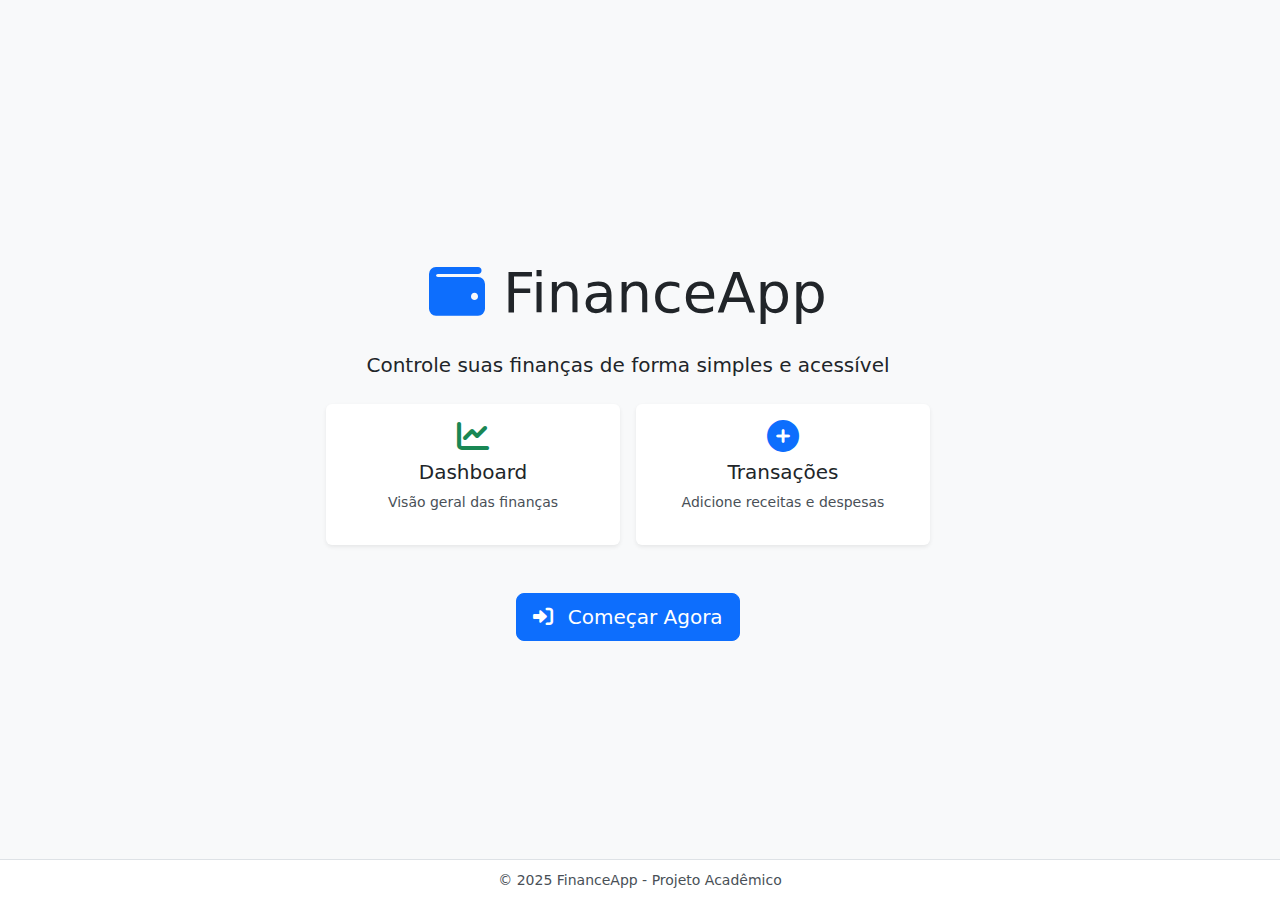
<file: index.html>
<!DOCTYPE html>
<html lang="pt-br">
<head>
    <meta charset="UTF-8">
    <meta name="viewport" content="width=device-width, initial-scale=1.0">
    <title>FinanceApp - Controle Financeiro</title>    <link href="https://cdn.jsdelivr.net/npm/bootstrap@5.3.0/dist/css/bootstrap.min.css" rel="stylesheet">
    <link href="https://cdnjs.cloudflare.com/ajax/libs/font-awesome/6.0.0/css/all.min.css" rel="stylesheet">
    <link href="styles.css" rel="stylesheet">
</head>
<body class="bg-light">
    <div class="container-fluid vh-100 d-flex align-items-center">
        <div class="row w-100">
            <div class="col-md-6 offset-md-3 text-center">
                <main>
                    <h1 class="display-4 mb-4">
                        <i class="fas fa-wallet text-primary" aria-hidden="true"></i>
                        FinanceApp
                    </h1>
                    <p class="lead mb-4">Controle suas finanças de forma simples e acessível</p>
                    
                    <div class="row g-3 mb-5">
                        <div class="col-sm-6">
                            <div class="card border-0 shadow-sm">
                                <div class="card-body">
                                    <i class="fas fa-chart-line fa-2x text-success mb-2" aria-hidden="true"></i>
                                    <h5>Dashboard</h5>
                                    <p class="text-muted small">Visão geral das finanças</p>
                                </div>
                            </div>
                        </div>
                        <div class="col-sm-6">
                            <div class="card border-0 shadow-sm">
                                <div class="card-body">
                                    <i class="fas fa-plus-circle fa-2x text-primary mb-2" aria-hidden="true"></i>
                                    <h5>Transações</h5>
                                    <p class="text-muted small">Adicione receitas e despesas</p>
                                </div>
                            </div>
                        </div>
                    </div>
                    
                    <a href="login.html" class="btn btn-primary btn-lg" role="button">
                        <i class="fas fa-sign-in-alt me-2" aria-hidden="true"></i>
                        Começar Agora
                    </a>
                </main>
            </div>
        </div>
    </div>
    
    <footer class="position-fixed bottom-0 start-0 end-0 bg-white border-top py-2">
        <div class="container text-center">
            <small class="text-muted">&copy; 2025 FinanceApp - Projeto Acadêmico</small>
        </div>
    </footer>
</body>
</html>
</file>
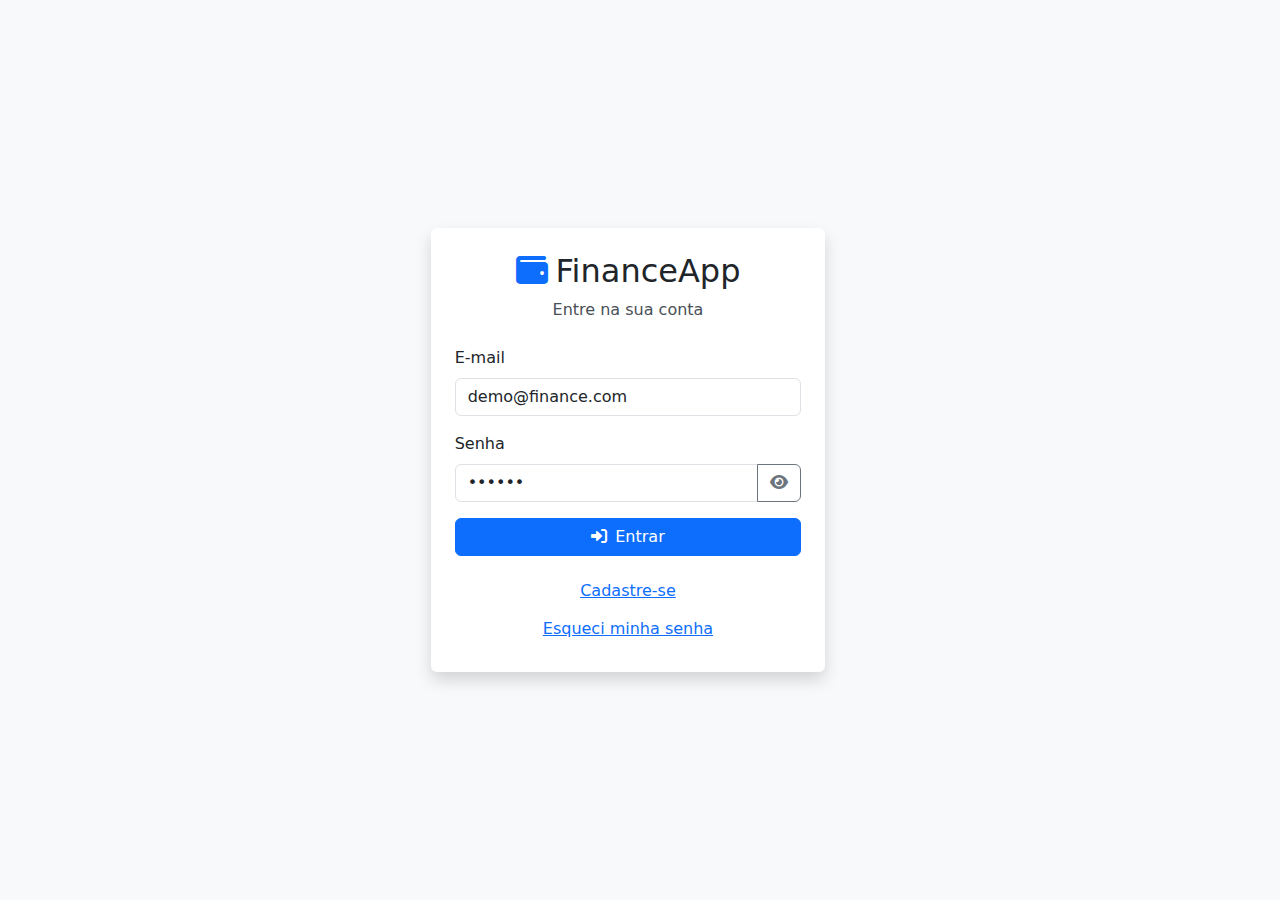
<file: dashboard.html>
<!DOCTYPE html>
<html lang="pt-br">
<head>
    <meta charset="UTF-8">
    <meta name="viewport" content="width=device-width, initial-scale=1.0">    <title>Dashboard - FinanceApp</title>
    <link href="https://cdn.jsdelivr.net/npm/bootstrap@5.3.0/dist/css/bootstrap.min.css" rel="stylesheet">
    <link href="https://cdn.jsdelivr.net/npm/bootstrap-icons@1.10.0/font/bootstrap-icons.css" rel="stylesheet">
    <link href="https://cdnjs.cloudflare.com/ajax/libs/font-awesome/6.0.0/css/all.min.css" rel="stylesheet">
    <link href="styles.css" rel="stylesheet">
</head>
<body class="bg-light">    <!-- Link de Pular Navegação -->
    <a href="#main-content" class="skip-link visually-hidden-focusable">Pular para o conteúdo principal</a>
    
    <nav class="navbar navbar-expand-lg navbar-dark bg-primary" role="navigation" aria-label="Navegação principal">
        <div class="container">
            <a class="navbar-brand fw-bold" href="dashboard.html" aria-label="FinanceApp - Ir para dashboard">
                <i class="bi bi-wallet2" aria-hidden="true"></i> FinanceApp
            </a>
            <button class="navbar-toggler" type="button" data-bs-toggle="collapse" data-bs-target="#navbarNav" aria-controls="navbarNav" aria-expanded="false" aria-label="Alternar navegação">
                <span class="navbar-toggler-icon"></span>
            </button>
            <div class="collapse navbar-collapse" id="navbarNav">
                <div class="navbar-nav ms-auto">
                    <a class="nav-link active" href="dashboard.html" aria-current="page" aria-label="Página atual - Dashboard">
                        <i class="bi bi-speedometer2" aria-hidden="true"></i> Dashboard
                    </a>
                    <a class="nav-link" href="transactions.html" aria-label="Ir para Transações">
                        <i class="bi bi-plus-circle" aria-hidden="true"></i> Transações
                    </a>                    <a class="nav-link" href="history.html" aria-label="Ir para Metas Financeiras">
                        <i class="bi bi-bullseye" aria-hidden="true"></i> Metas
                    </a>
                    <a class="nav-link" href="reports.html" aria-label="Ir para Relatórios">
                        <i class="bi bi-bar-chart" aria-hidden="true"></i> Relatórios
                    </a>
                    <button class="btn btn-outline-light btn-sm" onclick="logout()" aria-label="Fazer logout">
                        <i class="bi bi-box-arrow-right" aria-hidden="true"></i> Sair
                    </button>
                </div>
            </div>
        </div>
    </nav><main class="container my-4" id="main-content">
        <h1 class="mb-4">Dashboard Financeiro</h1>
        
        <div class="row g-3 mb-4">
            <div class="col-md-4">
                <div class="card border-0 shadow-sm h-100" role="region" aria-labelledby="income-title">
                    <div class="card-body text-center">
                        <i class="fas fa-arrow-up fa-2x text-success mb-2" aria-hidden="true"></i>
                        <h5 class="card-title" id="income-title">Receitas</h5>
                        <h3 class="text-success" id="totalIncome" aria-live="polite">R$ 0,00</h3>
                    </div>
                </div>
            </div>
            <div class="col-md-4">
                <div class="card border-0 shadow-sm h-100" role="region" aria-labelledby="expense-title">
                    <div class="card-body text-center">
                        <i class="fas fa-arrow-down fa-2x text-danger mb-2" aria-hidden="true"></i>
                        <h5 class="card-title" id="expense-title">Despesas</h5>
                        <h3 class="text-danger" id="totalExpenses" aria-live="polite">R$ 0,00</h3>
                    </div>
                </div>
            </div>
            <div class="col-md-4">
                <div class="card border-0 shadow-sm h-100" role="region" aria-labelledby="balance-title">
                    <div class="card-body text-center">
                        <i class="fas fa-wallet fa-2x text-primary mb-2" aria-hidden="true"></i>
                        <h5 class="card-title" id="balance-title">Saldo</h5>
                        <h3 class="text-primary" id="balance" aria-live="polite">R$ 0,00</h3>
                    </div>
                </div>
            </div>
        </div>        <div class="row g-3">
            <div class="col-md-8">
                <div class="card border-0 shadow-sm">
                    <div class="card-header bg-white">
                        <h5 class="mb-0">Últimas Transações</h5>
                    </div>
                    <div class="card-body">
                        <div id="recentTransactions" role="region" aria-label="Últimas transações realizadas">
                            <p class="text-muted">Carregando transações...</p>
                        </div>
                        <a href="transactions.html" class="btn btn-primary mt-3">
                            <i class="fas fa-list me-1" aria-hidden="true"></i>Ver Todas as Transações
                        </a>
                    </div>
                </div>
            </div>
            
            <div class="col-md-4">
                <div class="card border-0 shadow-sm">
                    <div class="card-header bg-white">
                        <h5 class="mb-0">Ações Rápidas</h5>
                    </div>                    <div class="card-body d-grid gap-2">
                        <a href="transactions.html" class="btn btn-success" aria-label="Adicionar nova receita">
                            <i class="fas fa-plus-circle me-1" aria-hidden="true"></i>Nova Receita
                        </a>
                        <a href="transactions.html" class="btn btn-danger" aria-label="Adicionar nova despesa">
                            <i class="fas fa-minus-circle me-1" aria-hidden="true"></i>Nova Despesa
                        </a>
                        <a href="history.html" class="btn btn-primary" aria-label="Gerenciar metas financeiras">
                            <i class="fas fa-bullseye me-1" aria-hidden="true"></i>Metas Financeiras
                        </a>
                        <a href="reports.html" class="btn btn-info" aria-label="Visualizar relatórios detalhados">
                            <i class="fas fa-chart-bar me-1" aria-hidden="true"></i>Ver Relatórios
                        </a>
                    </div>
                </div>
            </div>
        </div>
    </main>    <script src="https://cdn.jsdelivr.net/npm/bootstrap@5.3.0/dist/js/bootstrap.bundle.min.js"></script>
    <script src="script.js"></script>
    <script>
        // Verificar se está logado
        if (!localStorage.getItem('loggedIn')) {
            window.location.href = 'login.html';
        }

        // Inicializar dados de exemplo e carregar dashboard automaticamente
        document.addEventListener('DOMContentLoaded', function() {
            initializeSampleData();
            loadDashboard();
        });

        function loadDashboard() {
            const transactions = JSON.parse(localStorage.getItem('transactions') || '[]');
            let totalIncome = 0;
            let totalExpenses = 0;

            transactions.forEach(transaction => {
                if (transaction.type === 'income') {
                    totalIncome += parseFloat(transaction.amount);
                } else {
                    totalExpenses += parseFloat(transaction.amount);
                }
            });

            document.getElementById('totalIncome').textContent = formatCurrency(totalIncome);
            document.getElementById('totalExpenses').textContent = formatCurrency(totalExpenses);
            document.getElementById('balance').textContent = formatCurrency(totalIncome - totalExpenses);

            // Mostrar últimas 5 transações
            const recentContainer = document.getElementById('recentTransactions');
            const recent = transactions.slice(-5).reverse();
            
            if (recent.length > 0) {
                recentContainer.innerHTML = recent.map(t => `
                    <div class="d-flex justify-content-between align-items-center border-bottom py-2">
                        <div>
                            <strong>${t.description}</strong><br>
                            <small class="text-muted">${new Date(t.date).toLocaleDateString('pt-BR')}</small>
                        </div>
                        <span class="badge ${t.type === 'income' ? 'bg-success' : 'bg-danger'}">
                            ${formatCurrency(t.amount)}
                        </span>
                    </div>
                `).join('');
            } else {
                recentContainer.innerHTML = '<p class="text-muted">Nenhuma transação encontrada.</p>';
            }
        }
    </script>
</body>
</html>
</file>
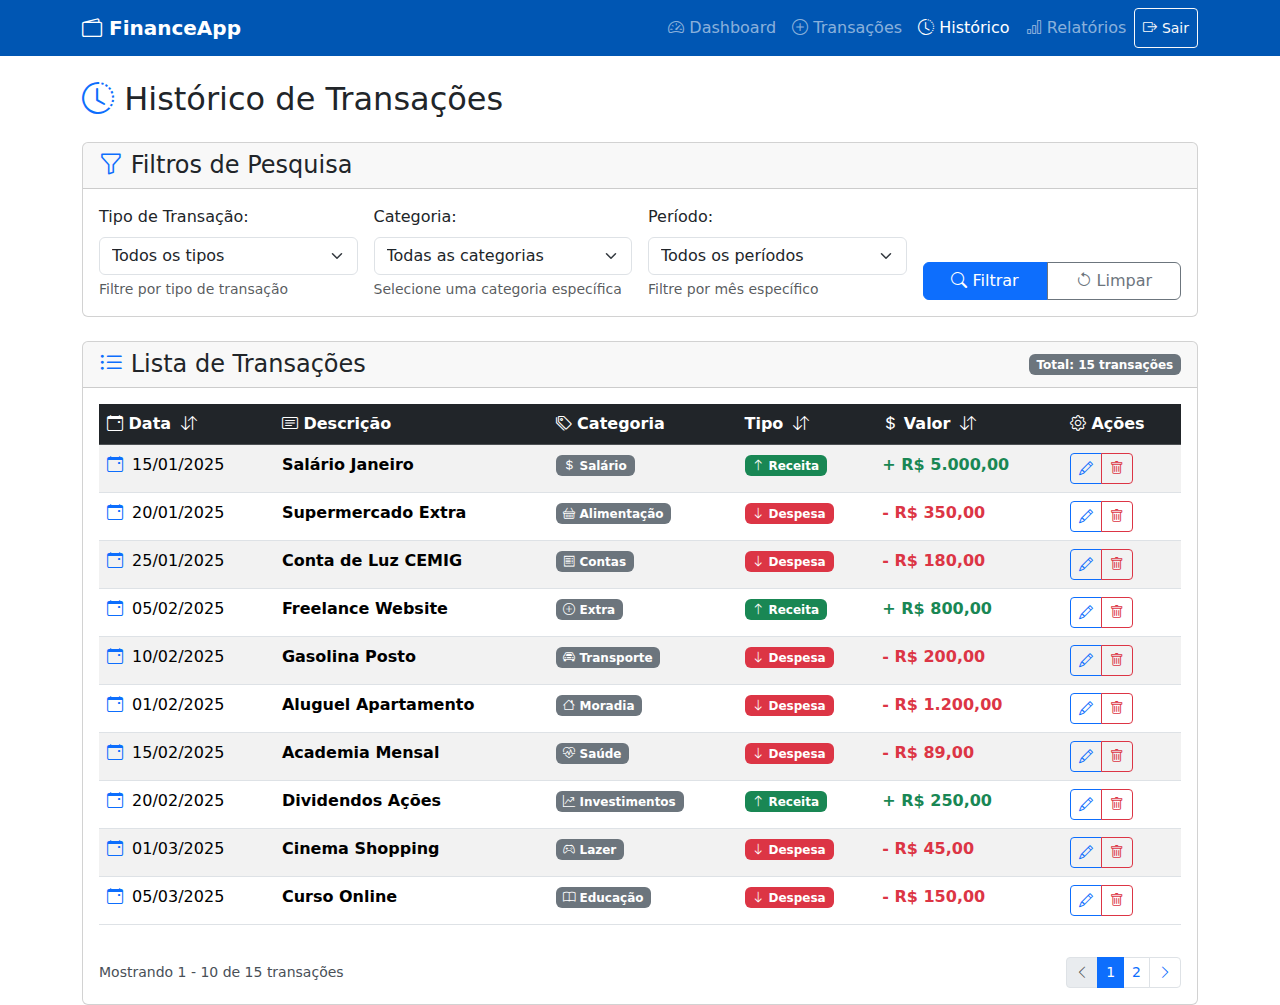
<file: history.html>
<!DOCTYPE html>
<html lang="pt-br">
<head>
    <meta charset="UTF-8">
    <meta name="viewport" content="width=device-width, initial-scale=1.0">
    <title>Histórico - FinanceApp</title>
    <link href="https://cdn.jsdelivr.net/npm/bootstrap@5.3.0/dist/css/bootstrap.min.css" rel="stylesheet">
    <link href="https://cdn.jsdelivr.net/npm/bootstrap-icons@1.10.0/font/bootstrap-icons.css" rel="stylesheet">
    <link href="styles.css" rel="stylesheet">
</head>
<body>
    <!-- Link de Pular Navegação -->
    <a href="#main-content" class="skip-link visually-hidden-focusable">Pular para o conteúdo principal</a>
    
    <nav class="navbar navbar-expand-lg navbar-dark bg-primary" role="navigation" aria-label="Navegação principal">
        <div class="container">
            <a class="navbar-brand fw-bold" href="dashboard.html" aria-label="FinanceApp - Ir para dashboard">
                <i class="bi bi-wallet2" aria-hidden="true"></i> FinanceApp
            </a>
            <button class="navbar-toggler" type="button" data-bs-toggle="collapse" data-bs-target="#navbarNav" aria-controls="navbarNav" aria-expanded="false" aria-label="Alternar navegação">
                <span class="navbar-toggler-icon"></span>
            </button>
            <div class="collapse navbar-collapse" id="navbarNav">
                <div class="navbar-nav ms-auto">
                    <a class="nav-link" href="dashboard.html" aria-label="Ir para Dashboard">
                        <i class="bi bi-speedometer2" aria-hidden="true"></i> Dashboard
                    </a>
                    <a class="nav-link" href="transactions.html" aria-label="Ir para Transações">
                        <i class="bi bi-plus-circle" aria-hidden="true"></i> Transações
                    </a>
                    <a class="nav-link active" href="history.html" aria-current="page" aria-label="Página atual - Histórico">
                        <i class="bi bi-clock-history" aria-hidden="true"></i> Histórico
                    </a>
                    <a class="nav-link" href="reports.html" aria-label="Ir para Relatórios">
                        <i class="bi bi-bar-chart" aria-hidden="true"></i> Relatórios
                    </a>
                    <button class="btn btn-outline-light btn-sm" onclick="logout()" aria-label="Fazer logout">
                        <i class="bi bi-box-arrow-right" aria-hidden="true"></i> Sair
                    </button>
                </div>
            </div>
        </div>
    </nav>
      <main class="container mt-4" id="main-content" tabindex="-1">
        <div class="row">
            <div class="col-12">
                <h1 class="h2 mb-4" id="page-title">
                    <i class="bi bi-clock-history text-primary" aria-hidden="true"></i>
                    Histórico de Transações
                </h1>
            </div>
        </div>
        
        <!-- Filtros -->
        <section class="card mb-4" aria-labelledby="filters-title">
            <div class="card-header">
                <h2 class="h4 mb-0" id="filters-title">
                    <i class="bi bi-funnel text-primary" aria-hidden="true"></i>
                    Filtros de Pesquisa
                </h2>
            </div>
            <div class="card-body">
                <form id="filtersForm" role="form" aria-label="Formulário de filtros">
                    <div class="row g-3">
                        <div class="col-md-3">
                            <label for="filterType" class="form-label">Tipo de Transação:</label>
                            <select class="form-select" id="filterType" aria-describedby="filterTypeHelp">
                                <option value="">Todos os tipos</option>
                                <option value="income">Receitas</option>
                                <option value="expense">Despesas</option>
                            </select>
                            <div id="filterTypeHelp" class="form-text">Filtre por tipo de transação</div>
                        </div>
                        <div class="col-md-3">
                            <label for="filterCategory" class="form-label">Categoria:</label>
                            <select class="form-select" id="filterCategory" aria-describedby="filterCategoryHelp">
                                <option value="">Todas as categorias</option>
                                <option value="alimentacao">Alimentação</option>
                                <option value="transporte">Transporte</option>
                                <option value="moradia">Moradia</option>
                                <option value="saude">Saúde</option>
                                <option value="educacao">Educação</option>
                                <option value="lazer">Lazer</option>
                                <option value="compras">Compras</option>
                                <option value="servicos">Serviços</option>
                                <option value="salario">Salário</option>
                                <option value="freelance">Freelance</option>
                                <option value="investimentos">Investimentos</option>
                                <option value="outros">Outros</option>
                            </select>
                            <div id="filterCategoryHelp" class="form-text">Selecione uma categoria específica</div>
                        </div>
                        <div class="col-md-3">
                            <label for="filterMonth" class="form-label">Período:</label>
                            <select class="form-select" id="filterMonth" aria-describedby="filterMonthHelp">
                                <option value="">Todos os períodos</option>
                                <option value="2025-01">Janeiro 2025</option>
                                <option value="2025-02">Fevereiro 2025</option>
                                <option value="2025-03">Março 2025</option>
                                <option value="2025-04">Abril 2025</option>
                                <option value="2025-05">Maio 2025</option>
                                <option value="2025-06">Junho 2025</option>
                                <option value="2024-12">Dezembro 2024</option>
                                <option value="2024-11">Novembro 2024</option>
                                <option value="2024-10">Outubro 2024</option>
                            </select>
                            <div id="filterMonthHelp" class="form-text">Filtre por mês específico</div>
                        </div>
                        <div class="col-md-3 d-flex align-items-end">
                            <div class="btn-group w-100" role="group" aria-label="Ações de filtro">
                                <button type="button" onclick="applyFilters()" class="btn btn-primary" aria-describedby="applyFiltersHelp">
                                    <i class="bi bi-search" aria-hidden="true"></i> Filtrar
                                </button>
                                <button type="button" onclick="clearFilters()" class="btn btn-outline-secondary" aria-describedby="clearFiltersHelp">
                                    <i class="bi bi-arrow-counterclockwise" aria-hidden="true"></i> Limpar
                                </button>
                            </div>
                            <div id="applyFiltersHelp" class="visually-hidden">Aplicar filtros selecionados</div>
                            <div id="clearFiltersHelp" class="visually-hidden">Limpar todos os filtros</div>
                        </div>
                    </div>
                </form>
            </div>
        </section>
          <!-- Tabela de Transações -->
        <section class="card" aria-labelledby="transactions-title">
            <div class="card-header d-flex justify-content-between align-items-center">
                <h2 class="h4 mb-0" id="transactions-title">
                    <i class="bi bi-list-ul text-primary" aria-hidden="true"></i>
                    Lista de Transações
                </h2>
                <div class="badge bg-secondary" id="transactionCount" aria-live="polite">
                    Total: 0 transações
                </div>
            </div>
            <div class="card-body">
                <div class="table-responsive">
                    <table class="table table-striped table-hover" id="transactionsTable" role="table" aria-label="Lista de transações financeiras">
                        <thead class="table-dark">
                            <tr>
                                <th scope="col" tabindex="0" role="columnheader" aria-sort="none" onclick="sortTable(0)">
                                    <i class="bi bi-calendar-event" aria-hidden="true"></i>
                                    Data
                                    <i class="bi bi-arrow-down-up ms-1" aria-hidden="true"></i>
                                </th>
                                <th scope="col" role="columnheader">
                                    <i class="bi bi-card-text" aria-hidden="true"></i>
                                    Descrição
                                </th>
                                <th scope="col" role="columnheader">
                                    <i class="bi bi-tags" aria-hidden="true"></i>
                                    Categoria
                                </th>
                                <th scope="col" tabindex="0" role="columnheader" aria-sort="none" onclick="sortTable(3)">
                                    <i class="bi bi-arrow-up-down" aria-hidden="true"></i>
                                    Tipo
                                    <i class="bi bi-arrow-down-up ms-1" aria-hidden="true"></i>
                                </th>
                                <th scope="col" tabindex="0" role="columnheader" aria-sort="none" onclick="sortTable(4)">
                                    <i class="bi bi-currency-dollar" aria-hidden="true"></i>
                                    Valor
                                    <i class="bi bi-arrow-down-up ms-1" aria-hidden="true"></i>
                                </th>
                                <th scope="col" role="columnheader" aria-label="Ações disponíveis">
                                    <i class="bi bi-gear" aria-hidden="true"></i>
                                    Ações
                                </th>
                            </tr>
                        </thead>
                        <tbody id="transactionsBody" aria-live="polite" aria-label="Dados das transações">
                            <tr id="noTransactionsRow">
                                <td colspan="6" class="text-center text-muted py-4">
                                    <i class="bi bi-inbox display-4 d-block mb-2" aria-hidden="true"></i>
                                    <p class="mb-0">Nenhuma transação encontrada com os filtros aplicados.</p>
                                    <small class="text-muted">Tente ajustar os filtros ou adicionar novas transações.</small>
                                </td>
                            </tr>
                        </tbody>
                    </table>
                </div>
                
                <!-- Paginação -->
                <nav aria-label="Navegação de páginas" class="mt-3">
                    <div class="d-flex justify-content-between align-items-center">
                        <div class="text-muted small" id="paginationInfo" aria-live="polite">
                            Mostrando 0 - 0 de 0 transações
                        </div>
                        <ul class="pagination pagination-sm mb-0" id="pagination" role="navigation">
                            <!-- Páginas serão geradas dinamicamente -->
                        </ul>
                    </div>
                </nav>
            </div>
        </section>
    </main>
    
    <!-- Modal de Confirmação de Exclusão -->
    <div class="modal fade" id="deleteModal" tabindex="-1" aria-labelledby="deleteModalLabel" aria-hidden="true">
        <div class="modal-dialog">
            <div class="modal-content">
                <div class="modal-header">
                    <h5 class="modal-title" id="deleteModalLabel">
                        <i class="bi bi-exclamation-triangle text-warning" aria-hidden="true"></i>
                        Confirmar Exclusão
                    </h5>
                    <button type="button" class="btn-close" data-bs-dismiss="modal" aria-label="Fechar modal"></button>
                </div>
                <div class="modal-body">
                    <p>Tem certeza que deseja excluir esta transação?</p>
                    <div class="alert alert-warning" role="alert">
                        <i class="bi bi-info-circle" aria-hidden="true"></i>
                        Esta ação não pode ser desfeita.
                    </div>
                </div>
                <div class="modal-footer">
                    <button type="button" class="btn btn-secondary" data-bs-dismiss="modal">
                        <i class="bi bi-x-circle" aria-hidden="true"></i>
                        Cancelar
                    </button>
                    <button type="button" class="btn btn-danger" id="confirmDeleteBtn">
                        <i class="bi bi-trash" aria-hidden="true"></i>
                        Excluir
                    </button>
                </div>
            </div>
        </div>
    </div>    <script src="https://cdn.jsdelivr.net/npm/bootstrap@5.3.0/dist/js/bootstrap.bundle.min.js"></script>
    <script src="script.js"></script>
    <script>
        // Inicializar página de histórico
        document.addEventListener('DOMContentLoaded', function() {
            initializeSampleData();
            loadHistoryPage();
        });
    </script>
</body>
</html>
</file>
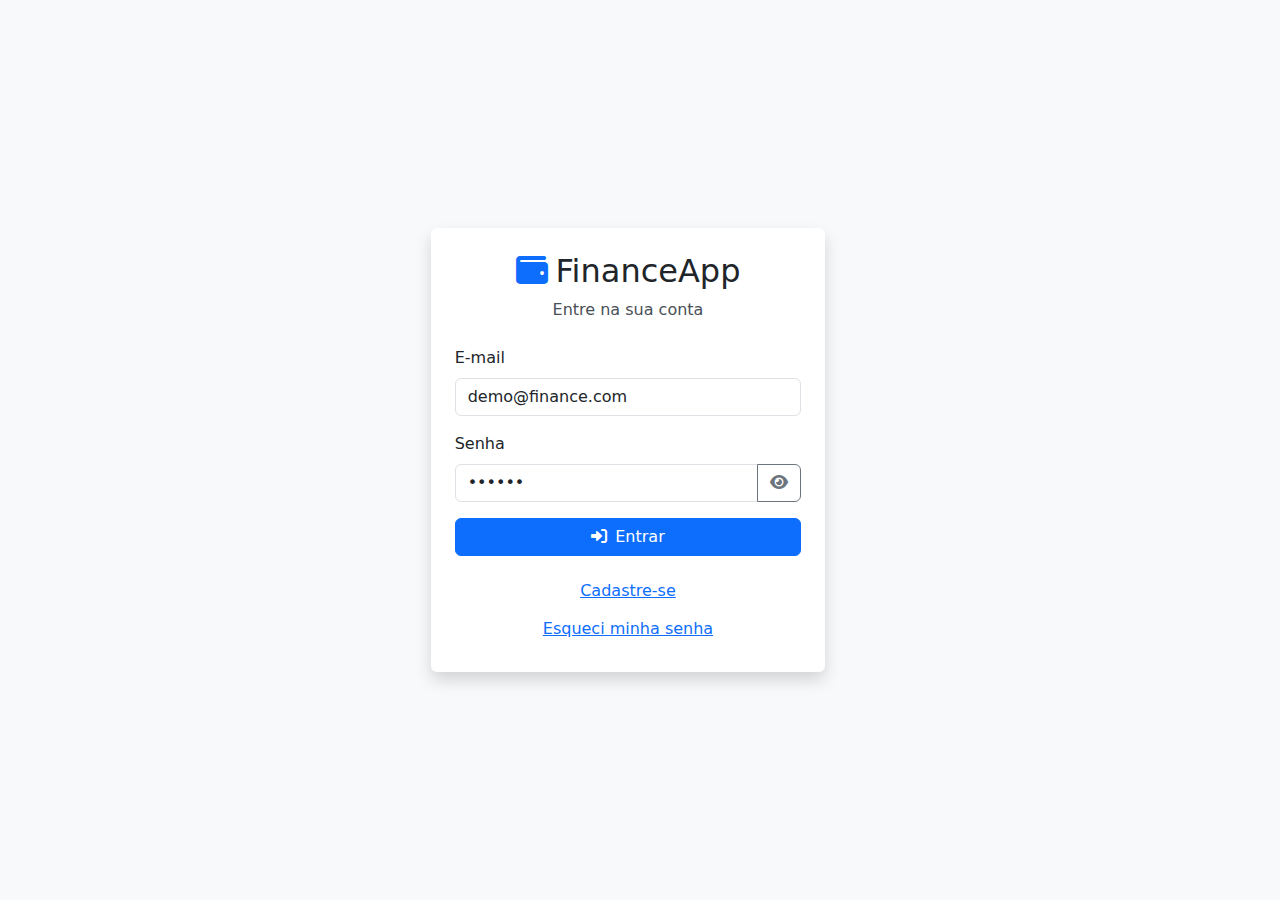
<file: history_new.html>
<!DOCTYPE html>
<html lang="pt-br">
<head>
    <meta charset="UTF-8">
    <meta name="viewport" content="width=device-width, initial-scale=1.0">
    <title>Histórico - FinanceApp</title>
    <link href="https://cdn.jsdelivr.net/npm/bootstrap@5.3.0/dist/css/bootstrap.min.css" rel="stylesheet">
    <link href="https://cdn.jsdelivr.net/npm/bootstrap-icons@1.10.0/font/bootstrap-icons.css" rel="stylesheet">
    <link href="styles.css" rel="stylesheet">
</head>
<body>
    <!-- Link de Pular Navegação -->
    <a href="#main-content" class="skip-link visually-hidden-focusable">Pular para o conteúdo principal</a>
    
    <nav class="navbar navbar-expand-lg navbar-dark bg-primary" role="navigation" aria-label="Navegação principal">
        <div class="container">
            <a class="navbar-brand fw-bold" href="dashboard.html" aria-label="FinanceApp - Ir para dashboard">
                <i class="bi bi-wallet2" aria-hidden="true"></i> FinanceApp
            </a>
            <button class="navbar-toggler" type="button" data-bs-toggle="collapse" data-bs-target="#navbarNav" aria-controls="navbarNav" aria-expanded="false" aria-label="Alternar navegação">
                <span class="navbar-toggler-icon"></span>
            </button>
            <div class="collapse navbar-collapse" id="navbarNav">
                <div class="navbar-nav ms-auto">
                    <a class="nav-link" href="dashboard.html" aria-label="Ir para Dashboard">
                        <i class="bi bi-speedometer2" aria-hidden="true"></i> Dashboard
                    </a>
                    <a class="nav-link" href="transactions.html" aria-label="Ir para Transações">
                        <i class="bi bi-plus-circle" aria-hidden="true"></i> Transações
                    </a>
                    <a class="nav-link active" href="history.html" aria-current="page" aria-label="Página atual - Histórico">
                        <i class="bi bi-clock-history" aria-hidden="true"></i> Histórico
                    </a>
                    <a class="nav-link" href="reports.html" aria-label="Ir para Relatórios">
                        <i class="bi bi-bar-chart" aria-hidden="true"></i> Relatórios
                    </a>
                    <button class="btn btn-outline-light btn-sm" onclick="logout()" aria-label="Fazer logout">
                        <i class="bi bi-box-arrow-right" aria-hidden="true"></i> Sair
                    </button>
                </div>
            </div>
        </div>
    </nav>
    
    <main class="container mt-4" id="main-content" tabindex="-1">
        <div class="row">
            <div class="col-12">
                <h1 class="h2 mb-4" id="page-title">
                    <i class="bi bi-clock-history text-primary" aria-hidden="true"></i>
                    Histórico de Transações
                </h1>
            </div>
        </div>
        
        <!-- Filtros -->
        <section class="card mb-4" aria-labelledby="filters-title">
            <div class="card-header">
                <h2 class="h5 mb-0" id="filters-title">
                    <i class="bi bi-funnel" aria-hidden="true"></i>
                    Filtros de Pesquisa
                </h2>
            </div>
            <div class="card-body">
                <div class="row g-3">
                    <div class="col-md-3">
                        <label for="filterType" class="form-label">Tipo</label>
                        <select id="filterType" class="form-select" onchange="applyFilters()" aria-describedby="typeHelp">
                            <option value="">Todos os tipos</option>
                            <option value="income">Receitas</option>
                            <option value="expense">Despesas</option>
                        </select>
                        <div id="typeHelp" class="form-text">Filtrar por tipo de transação</div>
                    </div>
                    <div class="col-md-3">
                        <label for="filterCategory" class="form-label">Categoria</label>
                        <select id="filterCategory" class="form-select" onchange="applyFilters()">
                            <option value="">Todas as categorias</option>
                            <option value="Alimentação">Alimentação</option>
                            <option value="Transporte">Transporte</option>
                            <option value="Saúde">Saúde</option>
                            <option value="Salário">Salário</option>
                            <option value="Extra">Extra</option>
                        </select>
                    </div>
                    <div class="col-md-3">
                        <label for="filterMonth" class="form-label">Mês</label>
                        <input type="month" id="filterMonth" class="form-control" onchange="applyFilters()">
                    </div>
                    <div class="col-md-3 d-flex align-items-end">
                        <button type="button" class="btn btn-outline-secondary me-2" onclick="clearFilters()">
                            <i class="bi bi-x-circle" aria-hidden="true"></i>
                            Limpar
                        </button>
                        <button type="button" class="btn btn-primary" onclick="applyFilters()">
                            <i class="bi bi-search" aria-hidden="true"></i>
                            Buscar
                        </button>
                    </div>
                </div>
            </div>
        </section>

        <!-- Tabela de Transações -->
        <section class="card" aria-labelledby="transactions-title">
            <div class="card-header d-flex justify-content-between align-items-center">
                <h2 class="h5 mb-0" id="transactions-title">
                    <i class="bi bi-table" aria-hidden="true"></i>
                    Lista de Transações
                </h2>
                <div class="d-flex align-items-center gap-2">
                    <span class="badge bg-primary" id="transactionCount">0 transações</span>
                    <div class="btn-group" role="group" aria-label="Itens por página">
                        <button type="button" class="btn btn-outline-secondary btn-sm" onclick="changeItemsPerPage(5)">5</button>
                        <button type="button" class="btn btn-outline-secondary btn-sm active" onclick="changeItemsPerPage(10)">10</button>
                        <button type="button" class="btn btn-outline-secondary btn-sm" onclick="changeItemsPerPage(25)">25</button>
                    </div>
                </div>
            </div>
            <div class="card-body">
                <div class="table-responsive">
                    <table class="table table-hover" role="table" aria-label="Tabela de transações financeiras">
                        <thead class="table-light">
                            <tr role="row">
                                <th role="columnheader" scope="col" class="sortable" onclick="sortTable(0)" aria-label="Ordenar por data">
                                    Data 
                                    <i class="bi bi-chevron-expand sort-icon" aria-hidden="true"></i>
                                </th>
                                <th role="columnheader" scope="col" class="sortable" onclick="sortTable(1)" aria-label="Ordenar por descrição">
                                    Descrição
                                    <i class="bi bi-chevron-expand sort-icon" aria-hidden="true"></i>
                                </th>
                                <th role="columnheader" scope="col" class="sortable" onclick="sortTable(2)" aria-label="Ordenar por categoria">
                                    Categoria
                                    <i class="bi bi-chevron-expand sort-icon" aria-hidden="true"></i>
                                </th>
                                <th role="columnheader" scope="col" class="sortable" onclick="sortTable(3)" aria-label="Ordenar por tipo">
                                    Tipo
                                    <i class="bi bi-chevron-expand sort-icon" aria-hidden="true"></i>
                                </th>
                                <th role="columnheader" scope="col" class="sortable" onclick="sortTable(4)" aria-label="Ordenar por valor">
                                    Valor
                                    <i class="bi bi-chevron-expand sort-icon" aria-hidden="true"></i>
                                </th>
                                <th role="columnheader" scope="col">Ações</th>
                            </tr>
                        </thead>
                        <tbody id="transactionsTableBody" role="rowgroup">
                            <tr>
                                <td colspan="6" class="text-center text-muted py-4">
                                    <i class="bi bi-inbox display-1 text-muted" aria-hidden="true"></i>
                                    <p class="mb-0">Carregando transações...</p>
                                </td>
                            </tr>
                        </tbody>
                    </table>
                </div>
                
                <!-- Informações de Paginação -->
                <div class="d-flex justify-content-between align-items-center mt-3">
                    <div class="text-muted" id="paginationInfo">
                        Mostrando 0 de 0 transações
                    </div>
                    <nav aria-label="Navegação da tabela">
                        <ul class="pagination pagination-sm mb-0" id="paginationControls">
                            <!-- Paginação será gerada dinamicamente -->
                        </ul>
                    </nav>
                </div>
            </div>
        </section>
    </main>
    
    <!-- Modal de Confirmação de Exclusão -->
    <div class="modal fade" id="deleteModal" tabindex="-1" aria-labelledby="deleteModalLabel" aria-hidden="true">
        <div class="modal-dialog">
            <div class="modal-content">
                <div class="modal-header">
                    <h5 class="modal-title" id="deleteModalLabel">
                        <i class="bi bi-exclamation-triangle text-warning" aria-hidden="true"></i>
                        Confirmar Exclusão
                    </h5>
                    <button type="button" class="btn-close" data-bs-dismiss="modal" aria-label="Fechar"></button>
                </div>
                <div class="modal-body">
                    <p>Tem certeza que deseja excluir esta transação?</p>
                    <div class="alert alert-warning">
                        <i class="bi bi-info-circle" aria-hidden="true"></i>
                        Esta ação não pode ser desfeita.
                    </div>
                </div>
                <div class="modal-footer">
                    <button type="button" class="btn btn-secondary" data-bs-dismiss="modal">
                        <i class="bi bi-x" aria-hidden="true"></i>
                        Cancelar
                    </button>
                    <button type="button" class="btn btn-danger" onclick="deleteTransaction()" id="confirmDeleteBtn">
                        <i class="bi bi-trash" aria-hidden="true"></i>
                        Excluir
                    </button>
                </div>
            </div>
        </div>
    </div>

    <script src="https://cdn.jsdelivr.net/npm/bootstrap@5.3.0/dist/js/bootstrap.bundle.min.js"></script>
    <script src="script.js"></script>
    <script>
        // Verificar se está logado
        if (!localStorage.getItem('loggedIn')) {
            window.location.href = 'login.html';
        }

        // Inicializar página de histórico
        document.addEventListener('DOMContentLoaded', function() {
            initializeSampleData();
            loadHistoryPage();
        });
    </script>
</body>
</html>
</file>
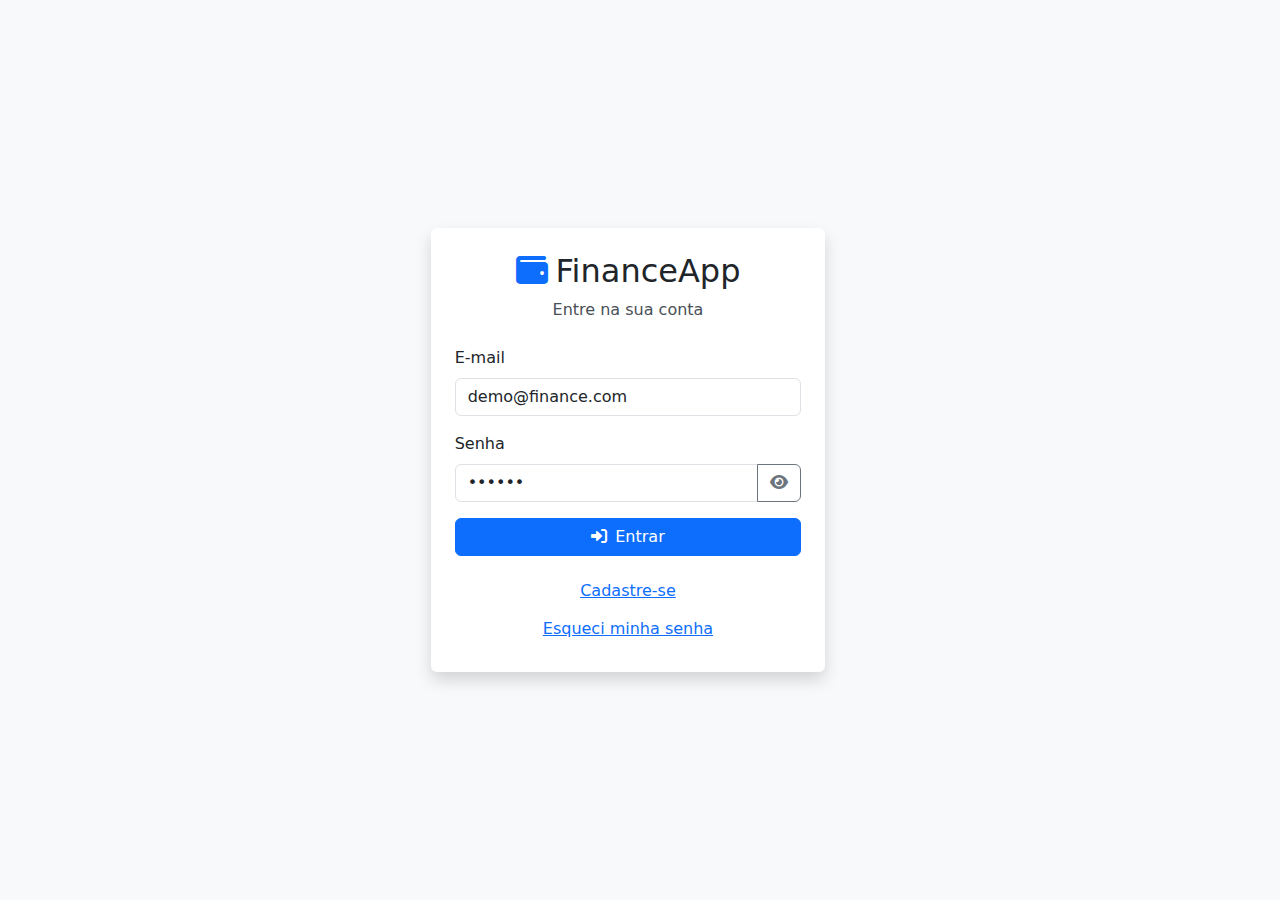
<file: login.html>
<!DOCTYPE html>
<html lang="pt-br">

<head>
    <meta charset="UTF-8">
    <meta name="viewport" content="width=device-width, initial-scale=1.0">
    <title>Login - FinanceApp</title>
    <link href="https://cdn.jsdelivr.net/npm/bootstrap@5.3.0/dist/css/bootstrap.min.css" rel="stylesheet">
    <link href="https://cdnjs.cloudflare.com/ajax/libs/font-awesome/6.0.0/css/all.min.css" rel="stylesheet">
    <link href="styles.css" rel="stylesheet">
</head>

<body class="bg-light">
    <div class="container-fluid vh-100 d-flex align-items-center">
        <div class="row w-100">
            <div class="col-md-4 offset-md-4">
                <div class="card border-0 shadow">
                    <div class="card-body p-4">
                        <div class="text-center mb-4">
                            <h2><i class="fas fa-wallet text-primary me-2"></i>FinanceApp</h2>
                            <p class="text-muted">Entre na sua conta</p>
                        </div>

                        <form id="loginForm" aria-label="Formulário de login">
                            <div class="mb-3">
                                <label for="email" class="form-label">E-mail</label>
                                <input type="email" class="form-control" id="email" required
                                    placeholder="demo@finance.com" aria-describedby="emailHelp">
                                <div class="invalid-feedback" id="emailError" role="alert"></div>
                            </div>

                            <div class="mb-3">
                                <label for="password" class="form-label">Senha</label>
                                <div class="input-group">
                                    <input type="password" class="form-control" id="password" required
                                        placeholder="123456" aria-describedby="passwordHelp">
                                    <button type="button" class="btn btn-outline-secondary" onclick="togglePassword()"
                                        aria-label="Mostrar/ocultar senha">
                                        <i class="fas fa-eye" id="eyeIcon"></i>
                                    </button>
                                </div>
                                <div class="invalid-feedback" id="passwordError" role="alert"></div>
                            </div>

                            <button type="submit" class="btn btn-primary w-100 mb-3">
                                <i class="fas fa-sign-in-alt me-2"></i>Entrar
                            </button>
                        </form>

                        <!-- <div class="alert alert-info">
                            <small>
                                <strong>Demo:</strong><br>
                                E-mail: demo@finance.com<br>
                                Senha: 123456
                            </small>
                        </div>
                         -->
                        <div class="text-center">
                            <a href="index.html" class="btn btn-link">Cadastre-se</a>
                        </div>
                        <div class="text-center">
                            <a href="index.html" class="btn btn-link">Esqueci minha senha</a>
                        </div>
                    </div>
                </div>
            </div>
        </div>
    </div>
    <script>
        // Preencher automaticamente os campos de demonstração
        document.addEventListener('DOMContentLoaded', function () {
            document.getElementById('email').value = 'demo@finance.com';
            document.getElementById('password').value = '123456';
        });

        function togglePassword() {
            const passwordField = document.getElementById('password');
            const eyeIcon = document.getElementById('eyeIcon');
            if (passwordField.type === 'password') {
                passwordField.type = 'text';
                eyeIcon.className = 'fas fa-eye-slash';
            } else {
                passwordField.type = 'password';
                eyeIcon.className = 'fas fa-eye';
            }
        }

        document.getElementById('loginForm').addEventListener('submit', function (e) {
            e.preventDefault();
            const email = document.getElementById('email').value;
            const password = document.getElementById('password').value;

            if (email === 'demo@finance.com' && password === '123456') {
                localStorage.setItem('loggedIn', 'true');
                window.location.href = 'dashboard.html';
            } else {
                alert('Credenciais inválidas!');
            }
        });
    </script>
</body>

</html>
</file>
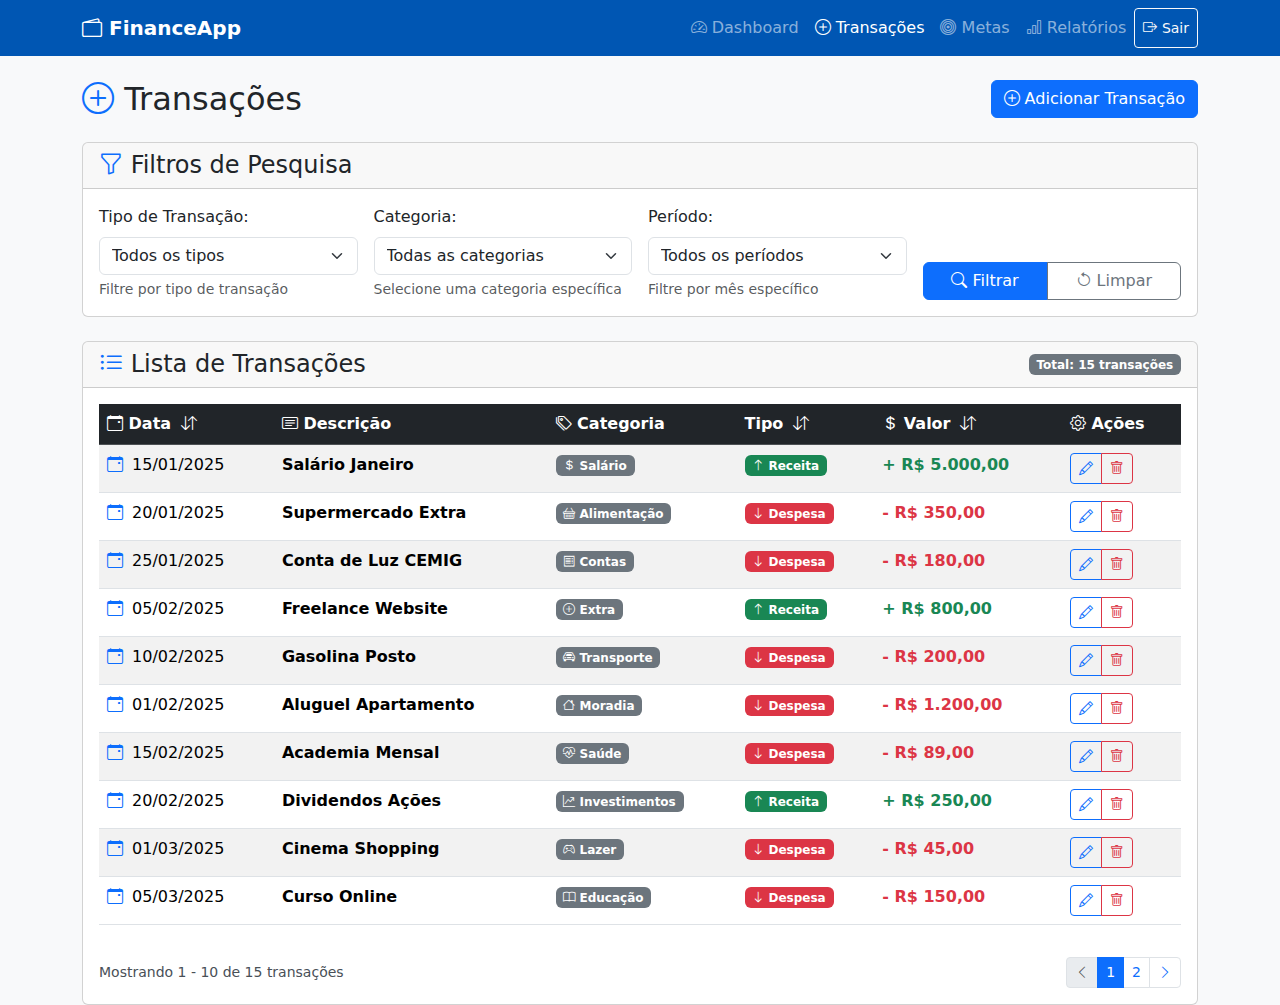
<file: transactions.html>
<!DOCTYPE html>
<html lang="pt-br">

<head>
    <meta charset="UTF-8">
    <meta name="viewport" content="width=device-width, initial-scale=1.0">
    <title>Transações - FinanceApp</title>
    <link href="https://cdn.jsdelivr.net/npm/bootstrap@5.3.0/dist/css/bootstrap.min.css" rel="stylesheet">
    <link href="https://cdn.jsdelivr.net/npm/bootstrap-icons@1.10.0/font/bootstrap-icons.css" rel="stylesheet">
    <link href="https://cdnjs.cloudflare.com/ajax/libs/font-awesome/6.0.0/css/all.min.css" rel="stylesheet">
    <link href="styles.css" rel="stylesheet">
</head>

<body class="bg-light"> <!-- Link de Pular Navegação -->
    <a href="#main-content" class="skip-link visually-hidden-focusable">Pular para o conteúdo principal</a>

    <nav class="navbar navbar-expand-lg navbar-dark bg-primary" role="navigation" aria-label="Navegação principal">
        <div class="container">
            <a class="navbar-brand fw-bold" href="dashboard.html" aria-label="FinanceApp - Ir para dashboard">
                <i class="bi bi-wallet2" aria-hidden="true"></i> FinanceApp
            </a>
            <button class="navbar-toggler" type="button" data-bs-toggle="collapse" data-bs-target="#navbarNav"
                aria-controls="navbarNav" aria-expanded="false" aria-label="Alternar navegação">
                <span class="navbar-toggler-icon"></span>
            </button>
            <div class="collapse navbar-collapse" id="navbarNav">
                <div class="navbar-nav ms-auto">
                    <a class="nav-link" href="dashboard.html" aria-label="Ir para Dashboard">
                        <i class="bi bi-speedometer2" aria-hidden="true"></i> Dashboard
                    </a>
                    <a class="nav-link active" href="transactions.html" aria-current="page"
                        aria-label="Página atual - Transações">
                        <i class="bi bi-plus-circle" aria-hidden="true"></i> Transações
                    </a> <a class="nav-link" href="history.html" aria-label="Ir para Metas Financeiras">
                        <i class="bi bi-bullseye" aria-hidden="true"></i> Metas
                    </a>
                    <a class="nav-link" href="reports.html" aria-label="Ir para Relatórios">
                        <i class="bi bi-bar-chart" aria-hidden="true"></i> Relatórios
                    </a>
                    <button class="btn btn-outline-light btn-sm" onclick="logout()" aria-label="Fazer logout">
                        <i class="bi bi-box-arrow-right" aria-hidden="true"></i> Sair
                    </button>
                </div>
            </div>
        </div>
    </nav>    <main class="container mt-4" id="main-content" tabindex="-1">
        <div class="row">
            <div class="col-12">                <div class="d-flex justify-content-between align-items-center mb-4">
                    <h1 class="h2 mb-0" id="page-title">
                        <i class="bi bi-plus-circle text-primary" aria-hidden="true"></i>
                        Transações
                    </h1>
                    <button type="button" class="btn btn-primary" onclick="showAddTransactionModal()" 
                            aria-label="Adicionar nova transação">
                        <i class="bi bi-plus-circle" aria-hidden="true"></i> Adicionar Transação
                    </button>
                </div>
            </div>
        </div>

        <!-- Filtros -->
        <section class="card mb-4" aria-labelledby="filters-title">
            <div class="card-header">
                <h2 class="h4 mb-0" id="filters-title">
                    <i class="bi bi-funnel text-primary" aria-hidden="true"></i>
                    Filtros de Pesquisa
                </h2>
            </div>
            <div class="card-body">
                <form id="filtersForm" role="form" aria-label="Formulário de filtros">
                    <div class="row g-3">
                        <div class="col-md-3">
                            <label for="filterType" class="form-label">Tipo de Transação:</label>
                            <select class="form-select" id="filterType" aria-describedby="filterTypeHelp">
                                <option value="">Todos os tipos</option>
                                <option value="income">Receitas</option>
                                <option value="expense">Despesas</option>
                            </select>
                            <div id="filterTypeHelp" class="form-text">Filtre por tipo de transação</div>
                        </div>
                        <div class="col-md-3">
                            <label for="filterCategory" class="form-label">Categoria:</label>
                            <select class="form-select" id="filterCategory" aria-describedby="filterCategoryHelp">
                                <option value="">Todas as categorias</option>
                                <option value="alimentacao">Alimentação</option>
                                <option value="transporte">Transporte</option>
                                <option value="moradia">Moradia</option>
                                <option value="saude">Saúde</option>
                                <option value="educacao">Educação</option>
                                <option value="lazer">Lazer</option>
                                <option value="compras">Compras</option>
                                <option value="servicos">Serviços</option>
                                <option value="salario">Salário</option>
                                <option value="freelance">Freelance</option>
                                <option value="investimentos">Investimentos</option>
                                <option value="outros">Outros</option>
                            </select>
                            <div id="filterCategoryHelp" class="form-text">Selecione uma categoria específica</div>
                        </div>
                        <div class="col-md-3">
                            <label for="filterMonth" class="form-label">Período:</label>
                            <select class="form-select" id="filterMonth" aria-describedby="filterMonthHelp">
                                <option value="">Todos os períodos</option>
                                <option value="2025-01">Janeiro 2025</option>
                                <option value="2025-02">Fevereiro 2025</option>
                                <option value="2025-03">Março 2025</option>
                                <option value="2025-04">Abril 2025</option>
                                <option value="2025-05">Maio 2025</option>
                                <option value="2025-06">Junho 2025</option>
                                <option value="2024-12">Dezembro 2024</option>
                                <option value="2024-11">Novembro 2024</option>
                                <option value="2024-10">Outubro 2024</option>
                            </select>
                            <div id="filterMonthHelp" class="form-text">Filtre por mês específico</div>
                        </div>
                        <div class="col-md-3 d-flex align-items-end">
                            <div class="btn-group w-100" role="group" aria-label="Ações de filtro">
                                <button type="button" onclick="applyFilters()" class="btn btn-primary"
                                    aria-describedby="applyFiltersHelp">
                                    <i class="bi bi-search" aria-hidden="true"></i> Filtrar
                                </button>
                                <button type="button" onclick="clearFilters()" class="btn btn-outline-secondary"
                                    aria-describedby="clearFiltersHelp">
                                    <i class="bi bi-arrow-counterclockwise" aria-hidden="true"></i> Limpar
                                </button>
                            </div>
                            <div id="applyFiltersHelp" class="visually-hidden">Aplicar filtros selecionados</div>
                            <div id="clearFiltersHelp" class="visually-hidden">Limpar todos os filtros</div>
                        </div>
                    </div>
                </form>
            </div>
        </section>
        <!-- Tabela de Transações -->
        <section class="card" aria-labelledby="transactions-title">
            <div class="card-header d-flex justify-content-between align-items-center">
                <h2 class="h4 mb-0" id="transactions-title">
                    <i class="bi bi-list-ul text-primary" aria-hidden="true"></i>
                    Lista de Transações
                </h2>
                <div class="badge bg-secondary" id="transactionCount" aria-live="polite">
                    Total: 0 transações
                </div>
            </div>
            <div class="card-body">
                <div class="table-responsive">
                    <table class="table table-striped table-hover" id="transactionsTable" role="table"
                        aria-label="Lista de transações financeiras">
                        <thead class="table-dark">
                            <tr>
                                <th scope="col" tabindex="0" role="columnheader" aria-sort="none"
                                    onclick="sortTable(0)">
                                    <i class="bi bi-calendar-event" aria-hidden="true"></i>
                                    Data
                                    <i class="bi bi-arrow-down-up ms-1" aria-hidden="true"></i>
                                </th>
                                <th scope="col" role="columnheader">
                                    <i class="bi bi-card-text" aria-hidden="true"></i>
                                    Descrição
                                </th>
                                <th scope="col" role="columnheader">
                                    <i class="bi bi-tags" aria-hidden="true"></i>
                                    Categoria
                                </th>
                                <th scope="col" tabindex="0" role="columnheader" aria-sort="none"
                                    onclick="sortTable(3)">
                                    <i class="bi bi-arrow-up-down" aria-hidden="true"></i>
                                    Tipo
                                    <i class="bi bi-arrow-down-up ms-1" aria-hidden="true"></i>
                                </th>
                                <th scope="col" tabindex="0" role="columnheader" aria-sort="none"
                                    onclick="sortTable(4)">
                                    <i class="bi bi-currency-dollar" aria-hidden="true"></i>
                                    Valor
                                    <i class="bi bi-arrow-down-up ms-1" aria-hidden="true"></i>
                                </th>
                                <th scope="col" role="columnheader" aria-label="Ações disponíveis">
                                    <i class="bi bi-gear" aria-hidden="true"></i>
                                    Ações
                                </th>
                            </tr>
                        </thead>
                        <tbody id="transactionsBody" aria-live="polite" aria-label="Dados das transações">
                            <tr id="noTransactionsRow">
                                <td colspan="6" class="text-center text-muted py-4">
                                    <i class="bi bi-inbox display-4 d-block mb-2" aria-hidden="true"></i>
                                    <p class="mb-0">Nenhuma transação encontrada com os filtros aplicados.</p>
                                    <small class="text-muted">Tente ajustar os filtros ou adicionar novas
                                        transações.</small>
                                </td>
                            </tr>
                        </tbody>
                    </table>
                </div>

                <!-- Paginação -->
                <nav aria-label="Navegação de páginas" class="mt-3">
                    <div class="d-flex justify-content-between align-items-center">
                        <div class="text-muted small" id="paginationInfo" aria-live="polite">
                            Mostrando 0 - 0 de 0 transações
                        </div>
                        <ul class="pagination pagination-sm mb-0" id="pagination" role="navigation">
                            <!-- Páginas serão geradas dinamicamente -->
                        </ul>
                    </div>
                </nav>
            </div>
        </section>
    </main>

    <!-- Modal para Adicionar/Editar Transação -->
    <div class="modal fade" id="transactionModal" tabindex="-1" aria-labelledby="transactionModalLabel" aria-hidden="true">
        <div class="modal-dialog">
            <div class="modal-content">
                <div class="modal-header">
                    <h5 class="modal-title" id="transactionModalLabel">
                        <i class="bi bi-plus-circle text-primary" aria-hidden="true"></i>
                        Nova Transação
                    </h5>
                    <button type="button" class="btn-close" data-bs-dismiss="modal" aria-label="Fechar modal"></button>
                </div>
                <form id="transactionForm">
                    <div class="modal-body">
                        <div class="row g-3">
                            <div class="col-12">
                                <label for="description" class="form-label required">Descrição</label>
                                <input type="text" class="form-control" id="description" required 
                                       placeholder="Ex: Almoço, Salário, Conta de luz">
                            </div>
                            <div class="col-md-6">
                                <label for="amount" class="form-label required">Valor</label>
                                <div class="input-group">
                                    <span class="input-group-text">R$</span>
                                    <input type="number" class="form-control" id="amount" required step="0.01" min="0" 
                                           placeholder="0,00">
                                </div>
                            </div>
                            <div class="col-md-6">
                                <label for="type" class="form-label required">Tipo</label>                                <select class="form-select" id="type" required>
                                    <option value="">Selecione o tipo</option>
                                    <option value="income" style="color: #28a745; font-weight: bold;">Receita</option>
                                    <option value="expense" style="color: #dc3545; font-weight: bold;">Despesa</option>
                                </select>
                            </div>
                            <div class="col-md-6">
                                <label for="category" class="form-label required">Categoria</label>
                                <select class="form-select" id="category" required>
                                    <option value="">Selecione a categoria</option>
                                    <!-- Opções serão preenchidas dinamicamente -->
                                </select>
                            </div>
                            <div class="col-md-6">
                                <label for="date" class="form-label required">Data</label>
                                <input type="date" class="form-control" id="date" required>
                            </div>
                        </div>
                    </div>
                    <div class="modal-footer">
                        <button type="button" class="btn btn-secondary" data-bs-dismiss="modal">
                            <i class="bi bi-x-circle" aria-hidden="true"></i>
                            Cancelar
                        </button>
                        <button type="submit" class="btn btn-primary">
                            <i class="bi bi-check-circle" aria-hidden="true"></i>
                            Salvar Transação
                        </button>
                    </div>
                </form>
            </div>
        </div>
    </div>

    <!-- Modal de Confirmação de Exclusão -->
    <div class="modal fade" id="deleteModal" tabindex="-1" aria-labelledby="deleteModalLabel" aria-hidden="true">
        <div class="modal-dialog">
            <div class="modal-content">
                <div class="modal-header">
                    <h5 class="modal-title" id="deleteModalLabel">
                        <i class="bi bi-exclamation-triangle text-warning" aria-hidden="true"></i>
                        Confirmar Exclusão
                    </h5>
                    <button type="button" class="btn-close" data-bs-dismiss="modal" aria-label="Fechar modal"></button>
                </div>
                <div class="modal-body">
                    <p>Tem certeza que deseja excluir esta transação?</p>
                    <div class="alert alert-warning" role="alert">
                        <i class="bi bi-info-circle" aria-hidden="true"></i>
                        Esta ação não pode ser desfeita.
                    </div>
                </div>
                <div class="modal-footer">
                    <button type="button" class="btn btn-secondary" data-bs-dismiss="modal">
                        <i class="bi bi-x-circle" aria-hidden="true"></i>
                        Cancelar
                    </button>
                    <button type="button" class="btn btn-danger" id="confirmDeleteBtn">
                        <i class="bi bi-trash" aria-hidden="true"></i>
                        Excluir
                    </button>
                </div>
            </div>
        </div>
    </div>
    <script src="https://cdn.jsdelivr.net/npm/bootstrap@5.3.0/dist/js/bootstrap.bundle.min.js"></script>
    <script src="script.js"></script>    <script>
        // Inicializar página de transações
        document.addEventListener('DOMContentLoaded', function () {
            initializeSampleData();
            loadTransactionsPage();
            setupTransactionModal();
        });
    </script>
</file>
<file: styles.css>
/* FinanceApp - CSS Customizado para Acessibilidade e Usabilidade */

/* === SKIP LINK PARA ACESSIBILIDADE === */
.skip-link {
    position: absolute;
    top: -40px;
    left: 6px;
    background: #007bff;
    color: white;
    padding: 8px;
    text-decoration: none;
    transition: top 0.3s;
    z-index: 9999;
}

.skip-link:focus {
    top: 6px;
}

/* === MELHORIAS DE ACESSIBILIDADE === */
:focus {
    outline: 3px solid #007bff !important;
    outline-offset: 2px;
}

button:focus, .btn:focus {
    box-shadow: 0 0 0 3px rgba(0, 123, 255, 0.25) !important;
}

/* === MELHORIAS DE CONTRASTE === */
.text-muted { color: #495057 !important; }
.bg-primary { background-color: #0056b3 !important; }

/* === FEEDBACK VISUAL === */
.loading {
    opacity: 0.7;
    pointer-events: none;
    cursor: wait;
}

.success-flash {
    animation: flashSuccess 0.5s ease-in-out;
}

@keyframes flashSuccess {
    0% { background-color: #d4edda; }
    100% { background-color: transparent; }
}

/* === RESPONSIVIDADE === */
@media (max-width: 768px) {
    .container { padding: 0 15px; }
    .card { margin-bottom: 1rem; }
    .navbar-nav { flex-direction: column; }
}

/* === ESTADOS DE ERRO === */
.error-message {
    background: #f8d7da;
    color: #721c24;
    padding: 8px 12px;
    border-radius: 4px;
    margin-top: 5px;
    font-size: 0.875rem;
}

/* === NAVEGAÇÃO ACESSÍVEL === */
.navbar-nav .nav-link:hover,
.navbar-nav .nav-link:focus {
    background-color: rgba(255,255,255,0.1);
    border-radius: 4px;
}

/* === MELHORIAS DE USABILIDADE === */
.card:hover {
    transform: translateY(-2px);
    transition: transform 0.2s ease;
}

.btn:disabled {
    opacity: 0.6;
    cursor: not-allowed;
}

/* === INDICADORES VISUAIS === */
.required::after {
    content: " *";
    color: #dc3545;
}

/* === ACESSIBILIDADE PARA GRÁFICOS === */
.chart-narration {
    border-left: 4px solid #007bff;
    padding-left: 1rem;
}

.chart-narration .alert {
    margin-bottom: 0.5rem;
}

.chart-narration button:focus {
    box-shadow: 0 0 0 3px rgba(0, 123, 255, 0.5) !important;
}

/* Indicador visual para síntese de voz ativa */
.speaking {
    background-color: #e3f2fd !important;
    animation: pulse 1.5s infinite;
}

@keyframes pulse {
    0% { opacity: 1; }
    50% { opacity: 0.7; }
    100% { opacity: 1; }
}

/* === ESTILOS PARA METAS FINANCEIRAS === */
.goal-card {
    transition: transform 0.2s ease, box-shadow 0.2s ease;
}

.goal-card:hover {
    transform: translateY(-2px);
    box-shadow: 0 0.5rem 1rem rgba(0, 0, 0, 0.15) !important;
}

.goal-progress {
    height: 12px;
    border-radius: 6px;
    overflow: hidden;
}

.goal-progress .progress-bar {
    transition: width 0.3s ease;
}

.goal-completed {
    position: relative;
    overflow: hidden;
}

.goal-completed::before {
    content: '';
    position: absolute;
    top: 0;
    left: -100%;
    width: 100%;
    height: 100%;
    background: linear-gradient(90deg, transparent, rgba(255, 255, 255, 0.4), transparent);
    animation: shimmer 2s infinite;
}

@keyframes shimmer {
    0% { left: -100%; }
    100% { left: 100%; }
}

.goal-overdue {
    border-left: 4px solid #dc3545;
}

.goal-near-deadline {
    border-left: 4px solid #ffc107;
}

.goal-on-track {
    border-left: 4px solid #28a745;
}
</file>
